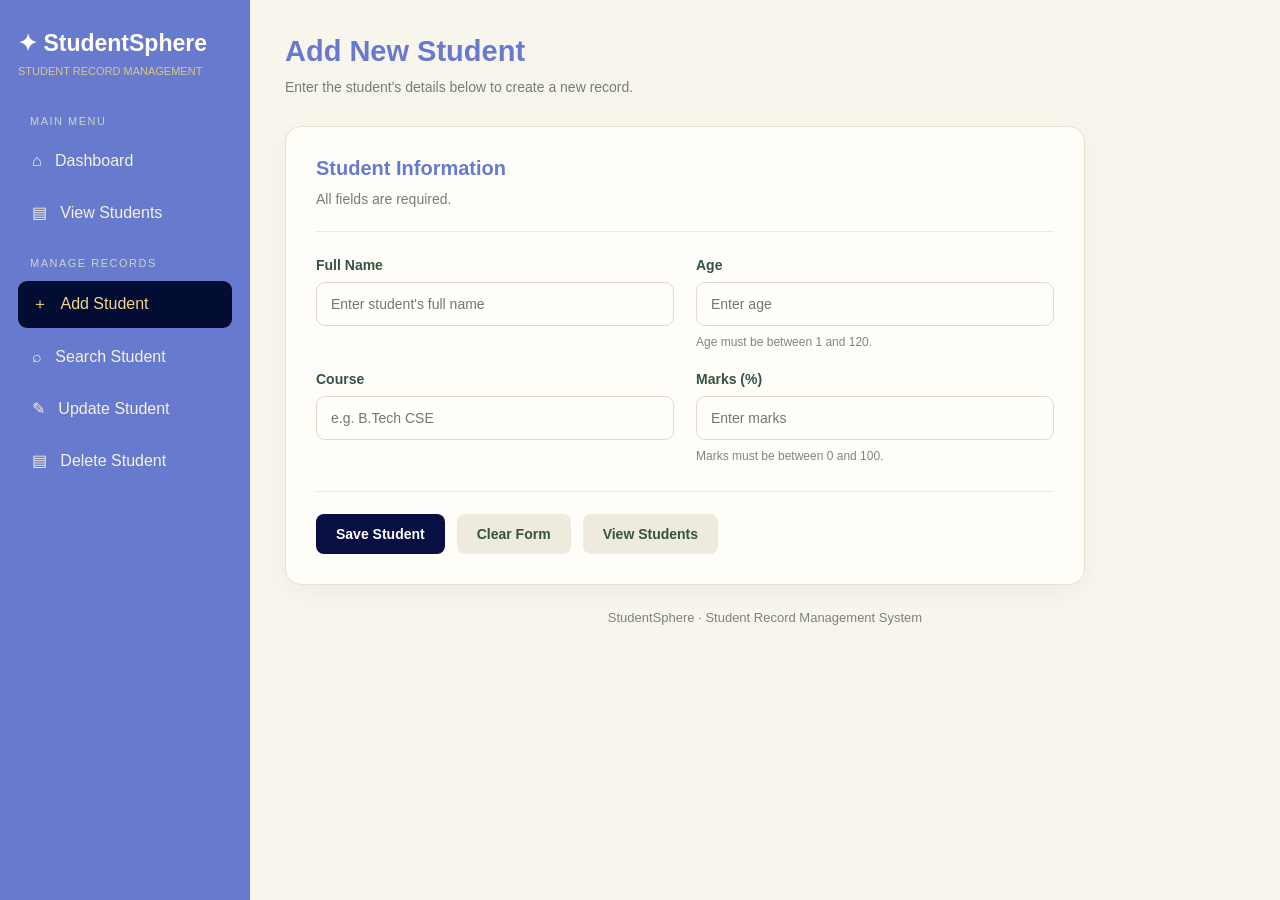
<file: static/add.html>
<!DOCTYPE html>
<html lang="en">
<head>
    <meta charset="UTF-8">
    <meta name="viewport" content="width=device-width, initial-scale=1.0">
    <title>Add Student | StudentSphere</title>

    <style>
        * {
            margin: 0;
            padding: 0;
            box-sizing: border-box;
            font-family: "Segoe UI", Arial, sans-serif;
        }

        body {
            background: #f7f5ec;
            color: #687acd;
        }

        .layout {
            display: flex;
            min-height: 100vh;
        }

        .sidebar {
            width: 250px;
            flex-shrink: 0;
            background: #687acd;
            color: #fffdf4;
            padding: 30px 18px;
        }

        .brand {
            font-size: 23px;
            font-weight: 700;
            margin-bottom: 8px;
        }

        .subtitle {
            color: #d8c68b;
            font-size: 11px;
            margin-bottom: 38px;
        }

        .nav-title {
            color: #c8d5cc;
            font-size: 11px;
            text-transform: uppercase;
            letter-spacing: 1.5px;
            margin: 22px 12px 12px;
        }

        .nav-link {
            display: block;
            text-decoration: none;
            color: #f4f1e5;
            padding: 13px 14px;
            border-radius: 9px;
            margin-bottom: 7px;
        }

        .nav-link:hover,
        .nav-link.active {
            background: #030c32;
            color: #f0d58b;
        }

        .main {
            flex: 1;
            min-width: 0;
            padding: 35px;
        }

        .topbar {
            margin-bottom: 28px;
        }

        h1 {
            font-size: 29px;
            margin-bottom: 8px;
        }

        .muted {
            color: #748075;
            font-size: 14px;
            line-height: 1.6;
        }

        .form-card {
            max-width: 800px;
            background: #fffdf7;
            border: 1px solid #e9e2d0;
            border-radius: 16px;
            padding: 30px;
            box-shadow: 0 8px 25px rgba(29, 58, 39, 0.04);
        }

        .form-heading {
            padding-bottom: 20px;
            border-bottom: 1px solid #eeeadd;
            margin-bottom: 25px;
        }

        .form-heading h2 {
            font-size: 20px;
            margin-bottom: 8px;
        }

        .form-grid {
            display: grid;
            grid-template-columns: repeat(2, minmax(0, 1fr));
            gap: 22px;
        }

        .field {
            display: flex;
            flex-direction: column;
            gap: 9px;
        }

        label {
            font-size: 14px;
            font-weight: 600;
            color: #345441;
        }

        input {
            width: 100%;
            padding: 13px 14px;
            border: 1px solid #dedccf;
            background: #fffefb;
            border-radius: 9px;
            outline: none;
            color: #0b0d67;
            font-size: 14px;
        }

        input:focus {
            border-color: #688c6d;
            box-shadow: 0 0 0 3px rgba(104, 140, 109, 0.12);
        }

        .hint {
            font-size: 12px;
            color: #81877d;
        }

        .form-actions {
            display: flex;
            gap: 12px;
            flex-wrap: wrap;
            margin-top: 28px;
            padding-top: 22px;
            border-top: 1px solid #eeeadd;
        }

        .btn {
            display: inline-block;
            text-decoration: none;
            border: none;
            border-radius: 8px;
            padding: 12px 20px;
            cursor: pointer;
            font-size: 14px;
            font-weight: 600;
        }

        .btn-primary {
            background: #090f43;
            color: white;
        }

        .btn-primary:hover {
            background: #0b022b;
        }

        .btn-secondary {
            background: #eeeadd;
            color: #345441;
        }

        .btn:disabled {
            opacity: 0.65;
            cursor: not-allowed;
        }

        .message {
            display: none;
            padding: 14px 16px;
            margin-top: 20px;
            border-radius: 9px;
            font-size: 14px;
            line-height: 1.5;
        }

        .success {
            display: block;
            background: #e8f3e6;
            color: #285b37;
        }

        .error {
            display: block;
            background: #f9e8e3;
            color: #9e382d;
        }

        .footer {
            text-align: center;
            padding: 25px 10px;
            color: #7c8478;
            font-size: 13px;
        }

        @media (max-width: 700px) {
            .layout {
                flex-direction: column;
            }

            .sidebar {
                width: 100%;
                padding: 20px;
            }

            .subtitle {
                margin-bottom: 18px;
            }

            .main {
                padding: 22px 14px;
            }

            .form-card {
                padding: 20px;
            }

            .form-grid {
                grid-template-columns: 1fr;
            }

            h1 {
                font-size: 25px;
            }
        }
    </style>
</head>

<body>
<div class="layout">

    <aside class="sidebar">
        <div class="brand">✦ StudentSphere</div>
        <div class="subtitle">STUDENT RECORD MANAGEMENT</div>

        <div class="nav-title">Main Menu</div>
        <a class="nav-link" href="/">⌂ &nbsp; Dashboard</a>
        <a class="nav-link" href="/view">▤ &nbsp; View Students</a>

        <div class="nav-title">Manage Records</div>
        <a class="nav-link active" href="/add">＋ &nbsp; Add Student</a>
        <a class="nav-link" href="/search">⌕ &nbsp; Search Student</a>
        <a class="nav-link" href="/update">✎ &nbsp; Update Student</a>
        <a class="nav-link" href="/delete">▤ &nbsp; Delete Student</a>
    </aside>

    <main class="main">

        <header class="topbar">
            <h1>Add New Student</h1>
            <p class="muted">
                Enter the student's details below to create a new record.
            </p>
        </header>

        <section class="form-card">
            <div class="form-heading">
                <h2>Student Information</h2>
                <p class="muted">All fields are required.</p>
            </div>

            <form id="studentForm">
                <div class="form-grid">

                    <div class="field">
                        <label for="name">Full Name</label>
                        <input
                            type="text"
                            id="name"
                            name="name"
                            placeholder="Enter student's full name"
                            maxlength="100"
                            required
                        >
                    </div>

                    <div class="field">
                        <label for="age">Age</label>
                        <input
                            type="number"
                            id="age"
                            name="age"
                            placeholder="Enter age"
                            min="1"
                            max="120"
                            required
                        >
                        <span class="hint">Age must be between 1 and 120.</span>
                    </div>

                    <div class="field">
                        <label for="course">Course</label>
                        <input
                            type="text"
                            id="course"
                            name="course"
                            placeholder="e.g. B.Tech CSE"
                            maxlength="100"
                            required
                        >
                    </div>

                    <div class="field">
                        <label for="marks">Marks (%)</label>
                        <input
                            type="number"
                            id="marks"
                            name="marks"
                            placeholder="Enter marks"
                            min="0"
                            max="100"
                            step="0.01"
                            required
                        >
                        <span class="hint">Marks must be between 0 and 100.</span>
                    </div>

                </div>

                <div id="message" class="message" role="status"></div>

                <div class="form-actions">
                    <button type="submit" class="btn btn-primary" id="submitBtn">
                        Save Student
                    </button>

                    <button type="reset" class="btn btn-secondary">
                        Clear Form
                    </button>

                    <a href="/view" class="btn btn-secondary">
                        View Students
                    </a>
                </div>
            </form>
        </section>

        <footer class="footer">
            StudentSphere · Student Record Management System
        </footer>

    </main>
</div>

<script>
    const form = document.getElementById("studentForm");
    const message = document.getElementById("message");
    const submitBtn = document.getElementById("submitBtn");

    function showMessage(text, type) {
        message.textContent = text;
        message.className = "message " + type;
    }

    form.addEventListener("submit", async function(event) {
        event.preventDefault();

        const student = {
            name: document.getElementById("name").value.trim(),
            age: Number(document.getElementById("age").value),
            course: document.getElementById("course").value.trim(),
            marks: Number(document.getElementById("marks").value)
        };

        if (!student.name || !student.course) {
            showMessage("Please fill in all fields.", "error");
            return;
        }

        if (student.age < 1 || student.age > 120) {
            showMessage("Age must be between 1 and 120.", "error");
            return;
        }

        if (student.marks < 0 || student.marks > 100) {
            showMessage("Marks must be between 0 and 100.", "error");
            return;
        }

        submitBtn.disabled = true;
        submitBtn.textContent = "Saving...";

        try {
            const response = await fetch("/students", {
                method: "POST",
                headers: {
                    "Content-Type": "application/json"
                },
                body: JSON.stringify(student)
            });

            const result = await response.json();

            if (!response.ok) {
                const detail = result.detail;
                throw new Error(
                    typeof detail === "string"
                        ? detail
                        : "Unable to save student. Please check the entered details."
                );
            }

            showMessage(
                "Student added successfully! Student ID: " + result.id,
                "success"
            );

            form.reset();

        } catch (error) {
            showMessage(error.message, "error");
        } finally {
            submitBtn.disabled = false;
            submitBtn.textContent = "Save Student";
        }
    });

    form.addEventListener("reset", function() {
        message.textContent = "";
        message.className = "message";
    });
</script>

</body>
</html>
</file>
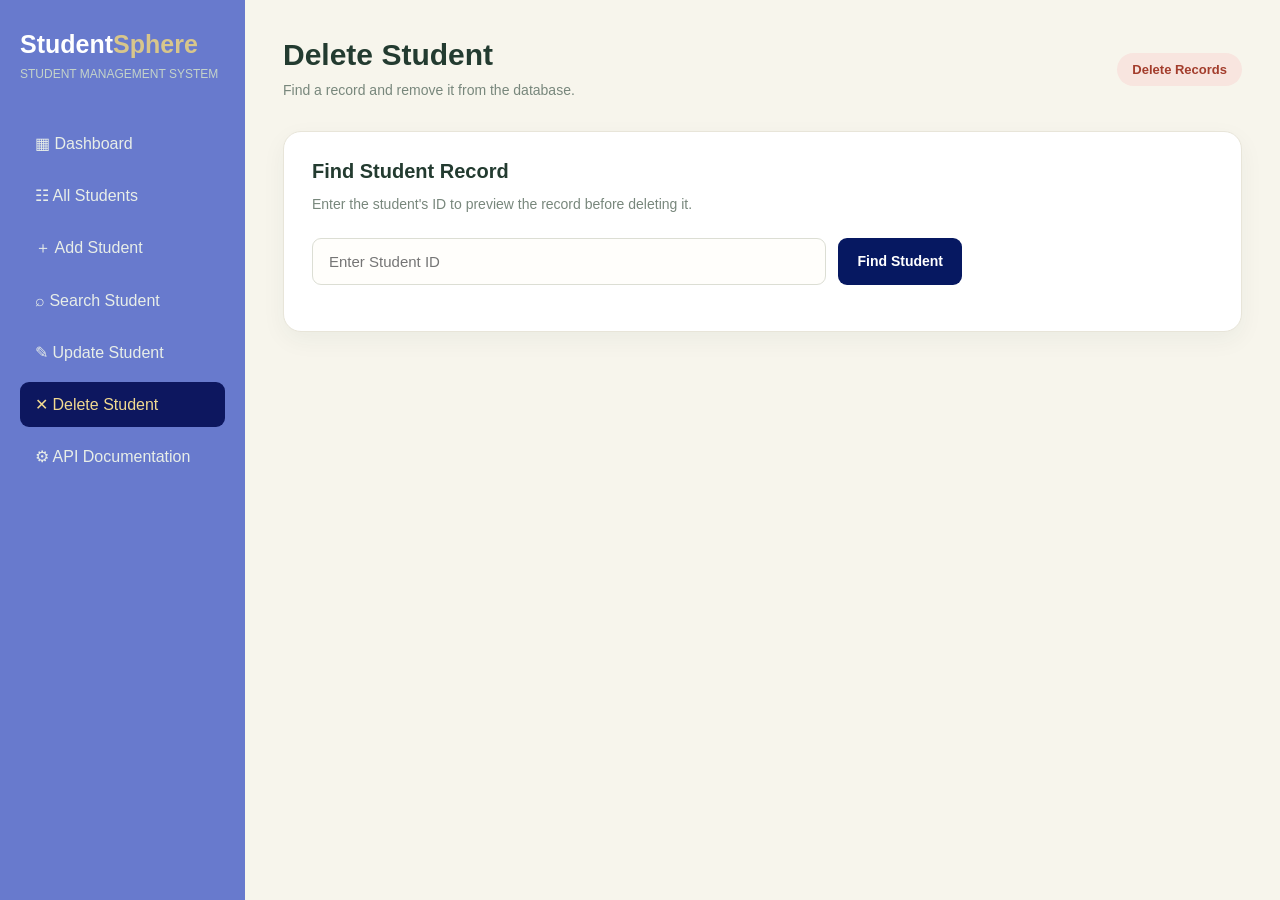
<file: static/delete.html>
<!DOCTYPE html>
<html lang="en">
<head>
    <meta charset="UTF-8">
    <meta name="viewport" content="width=device-width, initial-scale=1.0">
    <title>Delete Student | StudentSphere</title>

    <style>
        * {
            margin: 0;
            padding: 0;
            box-sizing: border-box;
            font-family: "Segoe UI", Arial, sans-serif;
        }

        body {
            background: #f7f5ec;
            color: #233b30;
            min-height: 100vh;
        }

        .sidebar {
            position: fixed;
            width: 245px;
            height: 100vh;
            background: #687acd;
            color: white;
            padding: 30px 20px;
        }

        .brand {
            font-size: 25px;
            font-weight: 700;
            margin-bottom: 8px;
        }

        .brand span {
            color: #d8c68b;
        }

        .subtitle {
            color: #c4d3c9;
            font-size: 12px;
            margin-bottom: 40px;
        }

        .nav-link {
            display: block;
            color: #e8eee8;
            text-decoration: none;
            padding: 13px 15px;
            margin: 7px 0;
            border-radius: 9px;
            transition: 0.2s;
        }

        .nav-link:hover,
        .nav-link.active {
            background: #0d175f;
            color: #f1d990;
        }

        main {
            margin-left: 245px;
            padding: 38px;
        }

        .topbar {
            display: flex;
            justify-content: space-between;
            align-items: center;
            flex-wrap: wrap;
            gap: 15px;
            margin-bottom: 30px;
        }

        h1 {
            font-size: 30px;
            margin-bottom: 7px;
        }

        h2 {
            font-size: 20px;
            margin-bottom: 10px;
        }

        .muted {
            color: #78877c;
            font-size: 14px;
            line-height: 1.6;
        }

        .badge {
            background: #f8e5df;
            color: #a33d2c;
            border-radius: 20px;
            padding: 9px 15px;
            font-size: 13px;
            font-weight: 600;
        }

        .card {
            background: white;
            border: 1px solid #e8e5d9;
            border-radius: 18px;
            padding: 28px;
            box-shadow: 0 8px 25px rgba(23, 63, 50, 0.05);
            margin-bottom: 25px;
        }

        .search-row {
            display: flex;
            gap: 12px;
            margin-top: 22px;
            max-width: 650px;
        }

        input {
            flex: 1;
            min-width: 0;
            padding: 14px 16px;
            border: 1px solid #dcded4;
            border-radius: 9px;
            font-size: 15px;
            outline: none;
            background: #fffefb;
        }

        input:focus {
            border-color: #315b49;
            box-shadow: 0 0 0 3px rgba(49, 91, 73, 0.1);
        }

        button,
        .action {
            border: none;
            border-radius: 9px;
            padding: 13px 19px;
            cursor: pointer;
            font-size: 14px;
            font-weight: 600;
            text-decoration: none;
            display: inline-block;
            text-align: center;
        }

        button:disabled {
            opacity: 0.6;
            cursor: not-allowed;
        }

        .primary {
            background: #061861;
            color: white;
        }

        .primary:hover {
            background: #3a38dc;
        }

        .danger {
            background: #b74735;
            color: white;
        }

        .danger:hover {
            background: #963726;
        }

        .secondary {
            background: #e8e0c2;
            color: #1c173f;
        }

        .message {
            margin-top: 18px;
            font-size: 14px;
            line-height: 1.6;
            overflow-wrap: anywhere;
        }

        .success {
            color: #28744b;
        }

        .error {
            color: #b33c2d;
        }

        .warning {
            background: #fff6e5;
            border: 1px solid #f0d8a1;
            border-radius: 12px;
            padding: 17px;
            margin: 22px 0;
            color: #795b1b;
            font-size: 14px;
            line-height: 1.6;
        }

        .result {
            display: none;
        }

        .details {
            display: grid;
            grid-template-columns: repeat(2, minmax(0, 1fr));
            gap: 15px;
            margin-top: 22px;
        }

        .detail-box {
            padding: 18px;
            background: #f8f7f1;
            border-radius: 12px;
            border: 1px solid #eeece3;
        }

        .detail-label {
            color: #78877c;
            font-size: 12px;
            margin-bottom: 9px;
            text-transform: uppercase;
            letter-spacing: 0.5px;
        }

        .detail-value {
            font-size: 18px;
            font-weight: 650;
            overflow-wrap: anywhere;
        }

        .actions {
            display: flex;
            gap: 12px;
            flex-wrap: wrap;
            margin-top: 24px;
        }

        @media (max-width: 800px) {
            .sidebar {
                position: relative;
                width: 100%;
                height: auto;
                padding: 20px;
            }

            .subtitle {
                margin-bottom: 15px;
            }

            .nav-link {
                display: inline-block;
                padding: 10px;
                margin: 3px;
                font-size: 13px;
            }

            main {
                margin-left: 0;
                padding: 22px;
            }

            .search-row {
                flex-direction: column;
            }

            .details {
                grid-template-columns: 1fr;
            }
        }
    </style>
</head>

<body>

    <aside class="sidebar">
        <div class="brand">Student<span>Sphere</span></div>
        <p class="subtitle">STUDENT MANAGEMENT SYSTEM</p>

        <nav>
            <a href="/" class="nav-link">▦ Dashboard</a>
            <a href="/view" class="nav-link">☷ All Students</a>
            <a href="/add" class="nav-link">＋ Add Student</a>
            <a href="/search" class="nav-link">⌕ Search Student</a>
            <a href="/update" class="nav-link">✎ Update Student</a>
            <a href="/delete" class="nav-link active">✕ Delete Student</a>
            <a href="/docs" class="nav-link">⚙ API Documentation</a>
        </nav>
    </aside>

    <main>
        <header class="topbar">
            <div>
                <h1>Delete Student</h1>
                <p class="muted">Find a record and remove it from the database.</p>
            </div>
            <span class="badge">Delete Records</span>
        </header>

        <section class="card">
            <h2>Find Student Record</h2>
            <p class="muted">
                Enter the student's ID to preview the record before deleting it.
            </p>

            <form class="search-row" id="searchForm">
                <input
                    type="number"
                    id="studentId"
                    placeholder="Enter Student ID"
                    min="1"
                    step="1"
                    required
                >
                <button type="submit" class="primary" id="searchButton">
                    Find Student
                </button>
            </form>

            <p id="searchMessage" class="message" role="status"></p>
        </section>

        <section class="card result" id="resultCard">
            <h2>Student Details</h2>
            <p class="muted">Review this information before proceeding.</p>

            <div class="details">
                <div class="detail-box">
                    <div class="detail-label">Student ID</div>
                    <div class="detail-value" id="detailId">—</div>
                </div>

                <div class="detail-box">
                    <div class="detail-label">Full Name</div>
                    <div class="detail-value" id="detailName">—</div>
                </div>

                <div class="detail-box">
                    <div class="detail-label">Age</div>
                    <div class="detail-value" id="detailAge">—</div>
                </div>

                <div class="detail-box">
                    <div class="detail-label">Course</div>
                    <div class="detail-value" id="detailCourse">—</div>
                </div>

                <div class="detail-box">
                    <div class="detail-label">Marks</div>
                    <div class="detail-value" id="detailMarks">—</div>
                </div>
            </div>

            <div class="warning">
                <strong>Warning:</strong> Deleting a student is permanent.
                This action removes the record from your database.
                Please verify the student ID before continuing.
            </div>

            <div class="actions">
                <button type="button" class="danger" id="deleteButton">
                    Delete Student
                </button>

                <button type="button" class="secondary" id="cancelButton">
                    Cancel
                </button>

                <a href="/view" class="action secondary">
                    View All Students
                </a>
            </div>

            <p id="deleteMessage" class="message" role="status"></p>
        </section>
    </main>

    <script>
        const searchForm = document.getElementById("searchForm");
        const studentIdInput = document.getElementById("studentId");
        const searchMessage = document.getElementById("searchMessage");
        const deleteMessage = document.getElementById("deleteMessage");
        const resultCard = document.getElementById("resultCard");
        const searchButton = document.getElementById("searchButton");
        const deleteButton = document.getElementById("deleteButton");

        let selectedStudent = null;

        function showMessage(element, text, type) {
            element.textContent = text;
            element.className = `message ${type}`;
        }

        async function findStudent(id) {
            selectedStudent = null;
            resultCard.style.display = "none";

            showMessage(searchMessage, "", "");
            showMessage(deleteMessage, "", "");

            searchButton.disabled = true;
            searchButton.textContent = "Searching...";

            try {
                const response = await fetch(`/students/${id}`);
                const data = await response.json();

                if (!response.ok) {
                    throw new Error(data.detail || "Student not found.");
                }

                selectedStudent = data;

                document.getElementById("detailId").textContent = data.id;
                document.getElementById("detailName").textContent = data.name;
                document.getElementById("detailAge").textContent = data.age;
                document.getElementById("detailCourse").textContent = data.course;
                document.getElementById("detailMarks").textContent =
                    `${Number(data.marks).toFixed(2)} / 100`;

                resultCard.style.display = "block";

                showMessage(
                    searchMessage,
                    "Student record found. Review the details below.",
                    "success"
                );
            } catch (error) {
                showMessage(searchMessage, error.message, "error");
            } finally {
                searchButton.disabled = false;
                searchButton.textContent = "Find Student";
            }
        }

        searchForm.addEventListener("submit", async function(event) {
            event.preventDefault();

            const id = Number(studentIdInput.value);

            if (!Number.isInteger(id) || id <= 0) {
                showMessage(searchMessage, "Enter a valid positive student ID.", "error");
                return;
            }

            await findStudent(id);
        });

        deleteButton.addEventListener("click", async function() {
            if (!selectedStudent) {
                showMessage(deleteMessage, "Find a student first.", "error");
                return;
            }

            const confirmed = window.confirm(
                `Are you sure you want to permanently delete ${selectedStudent.name} (ID: ${selectedStudent.id})?`
            );

            if (!confirmed) {
                return;
            }

            deleteButton.disabled = true;
            deleteButton.textContent = "Deleting...";

            try {
                const response = await fetch(`/students/${selectedStudent.id}`, {
                    method: "DELETE"
                });

                const data = await response.json();

                if (!response.ok) {
                    throw new Error(data.detail || "Unable to delete student.");
                }

                const deletedId = selectedStudent.id;
                selectedStudent = null;
                resultCard.style.display = "none";
                studentIdInput.value = "";

                showMessage(
                    searchMessage,
                    `Student ID ${deletedId} was deleted successfully.`,
                    "success"
                );
            } catch (error) {
                showMessage(deleteMessage, error.message, "error");
            } finally {
                deleteButton.disabled = false;
                deleteButton.textContent = "Delete Student";
            }
        });

        document.getElementById("cancelButton").addEventListener("click", function() {
            selectedStudent = null;
            resultCard.style.display = "none";
            studentIdInput.value = "";
            showMessage(searchMessage, "Deletion cancelled.", "");
            showMessage(deleteMessage, "", "");
        });

        // Supports links such as /delete?id=5
        const params = new URLSearchParams(window.location.search);
        const initialId = params.get("id");

        if (initialId && /^\d+$/.test(initialId) && Number(initialId) > 0) {
            studentIdInput.value = initialId;
            findStudent(Number(initialId));
        }
    </script>

</body>
</html>
</file>
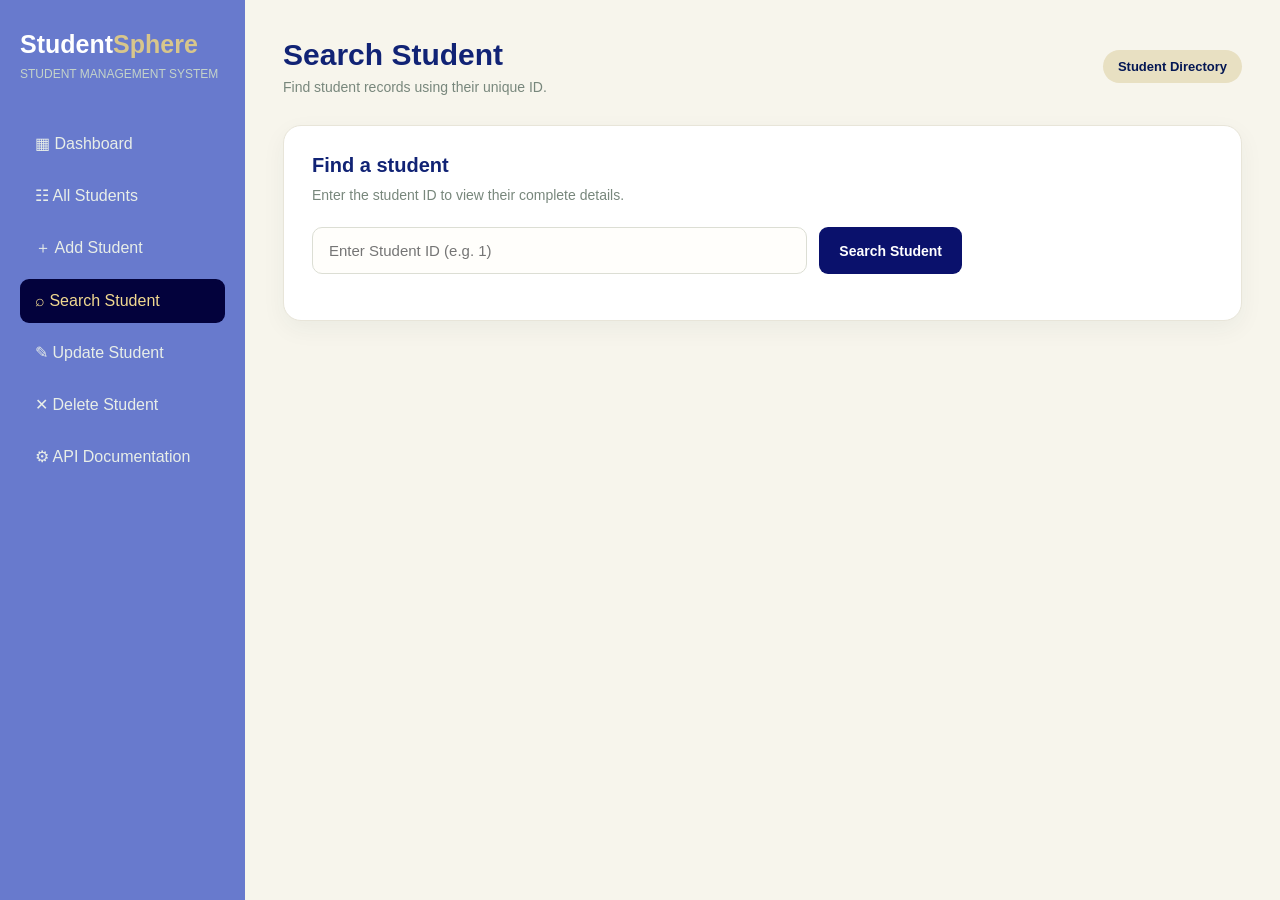
<file: static/search.html>
<!DOCTYPE html>
<html lang="en">
<head>
    <meta charset="UTF-8">
    <meta name="viewport" content="width=device-width, initial-scale=1.0">
    <title>Search Student | StudentSphere</title>

    <style>
        * {
            margin: 0;
            padding: 0;
            box-sizing: border-box;
            font-family: "Segoe UI", Arial, sans-serif;
        }

        body {
            background: #f7f5ec;
            color: #112375;
            min-height: 100vh;
        }

        .sidebar {
            position: fixed;
            width: 245px;
            height: 100vh;
            background: #687acd;
            color: white;
            padding: 30px 20px;
        }

        .brand {
            font-size: 25px;
            font-weight: 700;
            margin-bottom: 8px;
        }

        .brand span {
            color: #d8c68b;
        }

        .subtitle {
            color: #c4d3c9;
            font-size: 12px;
            margin-bottom: 40px;
        }

        .nav-link {
            display: block;
            color: #e8eee8;
            text-decoration: none;
            padding: 13px 15px;
            margin: 7px 0;
            border-radius: 9px;
            transition: 0.2s;
        }

        .nav-link:hover,
        .nav-link.active {
            background: #03023c;
            color: #f1d990;
        }

        main {
            margin-left: 245px;
            padding: 38px;
        }

        .topbar {
            display: flex;
            justify-content: space-between;
            align-items: center;
            gap: 15px;
            margin-bottom: 30px;
            flex-wrap: wrap;
        }

        h1 {
            font-size: 30px;
            margin-bottom: 7px;
        }

        .muted {
            color: #78877c;
            font-size: 14px;
        }

        .badge {
            background: #e8e0c2;
            color: #041754;
            border-radius: 20px;
            padding: 9px 15px;
            font-size: 13px;
            font-weight: 600;
        }

        .card {
            background: white;
            border: 1px solid #e8e5d9;
            border-radius: 18px;
            padding: 28px;
            box-shadow: 0 8px 25px rgba(23, 63, 50, 0.05);
            margin-bottom: 25px;
        }

        h2 {
            font-size: 20px;
            margin-bottom: 10px;
        }

        .search-form {
            display: flex;
            gap: 12px;
            margin-top: 24px;
            max-width: 650px;
        }

        input {
            flex: 1;
            min-width: 0;
            padding: 14px 16px;
            border: 1px solid #dcded4;
            border-radius: 10px;
            font-size: 15px;
            outline: none;
            background: #fffefb;
        }

        input:focus {
            border-color: #315b49;
            box-shadow: 0 0 0 3px rgba(49, 91, 73, 0.1);
        }

        button,
        .action {
            border: none;
            border-radius: 9px;
            padding: 13px 20px;
            cursor: pointer;
            font-size: 14px;
            font-weight: 600;
            text-decoration: none;
            display: inline-block;
            text-align: center;
        }

        .primary {
            background: #0a116c;
            color: white;
        }

        .primary:hover {
            background: #3864b6;
        }

        .gold {
            background: #e8d99e;
            color: #173f32;
        }

        .danger {
            background: #f8e5df;
            color: #a33d2c;
        }

        .message {
            margin-top: 18px;
            font-size: 14px;
            line-height: 1.6;
            overflow-wrap: anywhere;
        }

        .error {
            color: #b33c2d;
        }

        .success {
            color: #28744b;
        }

        .result {
            display: none;
        }

        .result-header {
            display: flex;
            align-items: center;
            justify-content: space-between;
            gap: 12px;
            flex-wrap: wrap;
            margin-bottom: 24px;
        }

        .student-icon {
            width: 52px;
            height: 52px;
            border-radius: 14px;
            background: #e8e0c2;
            color: #173f32;
            display: grid;
            place-items: center;
            font-size: 22px;
            font-weight: 700;
        }

        .student-heading {
            display: flex;
            align-items: center;
            gap: 14px;
        }

        .details {
            display: grid;
            grid-template-columns: repeat(2, minmax(0, 1fr));
            gap: 15px;
        }

        .detail-box {
            padding: 18px;
            background: #f8f7f1;
            border-radius: 12px;
            border: 1px solid #eeece3;
        }

        .detail-label {
            color: #78877c;
            font-size: 12px;
            margin-bottom: 9px;
            text-transform: uppercase;
            letter-spacing: 0.5px;
        }

        .detail-value {
            font-size: 19px;
            font-weight: 650;
            overflow-wrap: anywhere;
        }

        .actions {
            display: flex;
            gap: 12px;
            flex-wrap: wrap;
            margin-top: 24px;
        }

        @media (max-width: 800px) {
            .sidebar {
                position: relative;
                width: 100%;
                height: auto;
                padding: 20px;
            }

            .subtitle {
                margin-bottom: 15px;
            }

            .nav-link {
                display: inline-block;
                padding: 10px;
                margin: 3px;
                font-size: 13px;
            }

            main {
                margin-left: 0;
                padding: 22px;
            }

            .search-form {
                flex-direction: column;
            }

            .details {
                grid-template-columns: 1fr;
            }
        }
    </style>
</head>

<body>

    <aside class="sidebar">
        <div class="brand">Student<span>Sphere</span></div>
        <p class="subtitle">STUDENT MANAGEMENT SYSTEM</p>

        <nav>
            <a href="/" class="nav-link">▦ Dashboard</a>
            <a href="/view" class="nav-link">☷ All Students</a>
            <a href="/add" class="nav-link">＋ Add Student</a>
            <a href="/search" class="nav-link active">⌕ Search Student</a>
            <a href="/update" class="nav-link">✎ Update Student</a>
            <a href="/delete" class="nav-link">✕ Delete Student</a>
            <a href="/docs" class="nav-link">⚙ API Documentation</a>
        </nav>
    </aside>

    <main>
        <header class="topbar">
            <div>
                <h1>Search Student</h1>
                <p class="muted">Find student records using their unique ID.</p>
            </div>
            <span class="badge">Student Directory</span>
        </header>

        <section class="card">
            <h2>Find a student</h2>
            <p class="muted">Enter the student ID to view their complete details.</p>

            <form class="search-form" id="searchForm">
                <input
                    type="number"
                    id="studentId"
                    placeholder="Enter Student ID (e.g. 1)"
                    min="1"
                    step="1"
                    required
                >
                <button type="submit" class="primary" id="searchButton">
                    Search Student
                </button>
            </form>

            <p id="message" class="message" role="status"></p>
        </section>

        <section class="card result" id="resultCard">
            <div class="result-header">
                <div class="student-heading">
                    <div class="student-icon">S</div>
                    <div>
                        <h2 id="studentName">Student Name</h2>
                        <p class="muted" id="studentSubtitle">Student details</p>
                    </div>
                </div>
                <span class="badge" id="studentBadge">Student Record</span>
            </div>

            <div class="details">
                <div class="detail-box">
                    <div class="detail-label">Student ID</div>
                    <div class="detail-value" id="detailId">—</div>
                </div>

                <div class="detail-box">
                    <div class="detail-label">Full Name</div>
                    <div class="detail-value" id="detailName">—</div>
                </div>

                <div class="detail-box">
                    <div class="detail-label">Age</div>
                    <div class="detail-value" id="detailAge">—</div>
                </div>

                <div class="detail-box">
                    <div class="detail-label">Course</div>
                    <div class="detail-value" id="detailCourse">—</div>
                </div>

                <div class="detail-box">
                    <div class="detail-label">Marks</div>
                    <div class="detail-value" id="detailMarks">—</div>
                </div>
            </div>

            <div class="actions">
                <a href="/update" class="action primary" id="updateLink">
                    ✎ Update Details
                </a>

                <a href="/delete" class="action danger" id="deleteLink">
                    ✕ Delete Student
                </a>

                <a href="/view" class="action gold">
                    View All Students
                </a>
            </div>
        </section>
    </main>

    <script>
        const searchForm = document.getElementById("searchForm");
        const studentIdInput = document.getElementById("studentId");
        const message = document.getElementById("message");
        const resultCard = document.getElementById("resultCard");
        const searchButton = document.getElementById("searchButton");

        async function searchStudent(id) {
            message.textContent = "";
            message.className = "message";
            resultCard.style.display = "none";
            searchButton.disabled = true;
            searchButton.textContent = "Searching...";

            try {
                const response = await fetch(`/students/${id}`);
                const data = await response.json();

                if (!response.ok) {
                    throw new Error(data.detail || "Unable to find student.");
                }

                document.getElementById("studentName").textContent = data.name;
                document.getElementById("studentSubtitle").textContent =
                    `Record found for student ID ${data.id}`;

                document.getElementById("detailId").textContent = data.id;
                document.getElementById("detailName").textContent = data.name;
                document.getElementById("detailAge").textContent = data.age;
                document.getElementById("detailCourse").textContent = data.course;
                document.getElementById("detailMarks").textContent =
                    `${Number(data.marks).toFixed(2)} / 100`;

                document.getElementById("updateLink").href =
                    `/update?id=${encodeURIComponent(data.id)}`;

                document.getElementById("deleteLink").href =
                    `/delete?id=${encodeURIComponent(data.id)}`;

                resultCard.style.display = "block";
                message.textContent = "Student record found successfully.";
                message.className = "message success";

            } catch (error) {
                message.textContent = error.message;
                message.className = "message error";
            } finally {
                searchButton.disabled = false;
                searchButton.textContent = "Search Student";
            }
        }

        searchForm.addEventListener("submit", function(event) {
            event.preventDefault();

            const id = Number(studentIdInput.value);

            if (!Number.isInteger(id) || id <= 0) {
                message.textContent = "Please enter a valid positive student ID.";
                message.className = "message error";
                resultCard.style.display = "none";
                return;
            }

            searchStudent(id);
        });

        // Automatically search when the page opens with /search?id=1
        const params = new URLSearchParams(window.location.search);
        const existingId = params.get("id");

        if (existingId && /^\d+$/.test(existingId) && Number(existingId) > 0) {
            studentIdInput.value = existingId;
            searchStudent(Number(existingId));
        }
    </script>

</body>
</html>
</file>
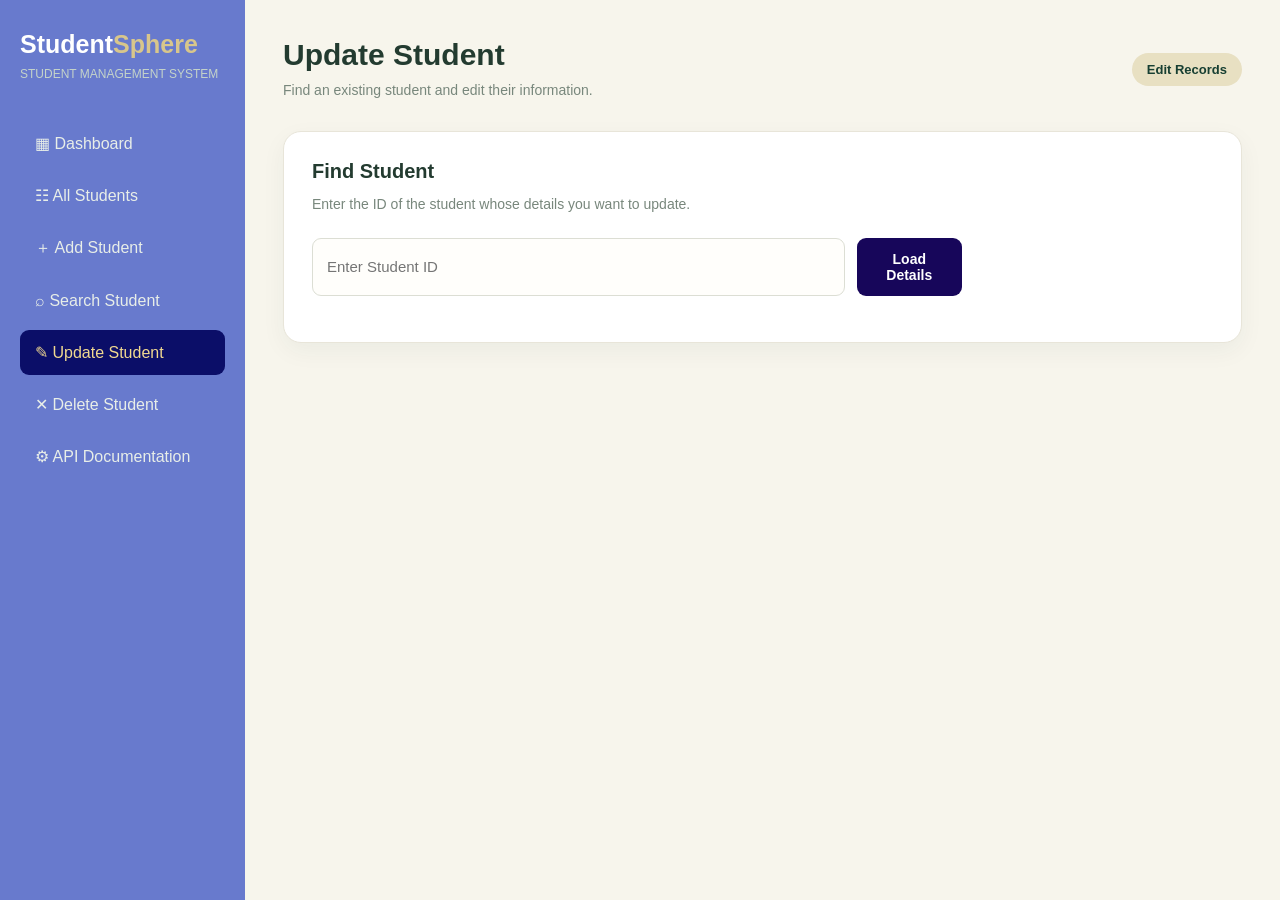
<file: static/update.html>
<!DOCTYPE html>
<html lang="en">
<head>
    <meta charset="UTF-8">
    <meta name="viewport" content="width=device-width, initial-scale=1.0">
    <title>Update Student | StudentSphere</title>

    <style>
        * {
            margin: 0;
            padding: 0;
            box-sizing: border-box;
            font-family: "Segoe UI", Arial, sans-serif;
        }

        body {
            background: #f7f5ec;
            color: #233b30;
            min-height: 100vh;
        }

        .sidebar {
            position: fixed;
            width: 245px;
            height: 100vh;
            background: #687acd;
            color: white;
            padding: 30px 20px;
        }

        .brand {
            font-size: 25px;
            font-weight: 700;
            margin-bottom: 8px;
        }

        .brand span {
            color: #d8c68b;
        }

        .subtitle {
            color: #c4d3c9;
            font-size: 12px;
            margin-bottom: 40px;
        }

        .nav-link {
            display: block;
            color: #e8eee8;
            text-decoration: none;
            padding: 13px 15px;
            margin: 7px 0;
            border-radius: 9px;
            transition: 0.2s;
        }

        .nav-link:hover,
        .nav-link.active {
            background: #0b0e68;
            color: #f1d990;
        }

        main {
            margin-left: 245px;
            padding: 38px;
        }

        .topbar {
            display: flex;
            justify-content: space-between;
            align-items: center;
            flex-wrap: wrap;
            gap: 15px;
            margin-bottom: 30px;
        }

        h1 {
            font-size: 30px;
            margin-bottom: 7px;
        }

        h2 {
            font-size: 20px;
            margin-bottom: 10px;
        }

        .muted {
            color: #78877c;
            font-size: 14px;
            line-height: 1.6;
        }

        .badge {
            background: #e8e0c2;
            color: #173f32;
            border-radius: 20px;
            padding: 9px 15px;
            font-size: 13px;
            font-weight: 600;
        }

        .card {
            background: white;
            border: 1px solid #e8e5d9;
            border-radius: 18px;
            padding: 28px;
            box-shadow: 0 8px 25px rgba(23, 63, 50, 0.05);
            margin-bottom: 25px;
        }

        .search-row {
            display: flex;
            gap: 12px;
            margin-top: 22px;
            max-width: 650px;
        }

        input {
            width: 100%;
            padding: 13px 14px;
            border: 1px solid #dcded4;
            border-radius: 9px;
            font-size: 15px;
            outline: none;
            background: #fffefb;
        }

        input:focus {
            border-color: #315b49;
            box-shadow: 0 0 0 3px rgba(49, 91, 73, 0.1);
        }

        label {
            display: block;
            font-size: 13px;
            font-weight: 600;
            margin-bottom: 9px;
            color: #405448;
        }

        .form-grid {
            display: grid;
            grid-template-columns: repeat(2, minmax(0, 1fr));
            gap: 22px;
            margin-top: 25px;
        }

        .field {
            min-width: 0;
        }

        button,
        .action {
            border: none;
            border-radius: 9px;
            padding: 13px 19px;
            cursor: pointer;
            font-size: 14px;
            font-weight: 600;
            text-decoration: none;
            display: inline-block;
            text-align: center;
        }

        button:disabled {
            opacity: 0.6;
            cursor: not-allowed;
        }

        .primary {
            background: #17065a;
            color: white;
        }

        .primary:hover {
            background: #4453ca;
        }

        .gold {
            background: #e8d99e;
            color: #173f32;
        }

        .message {
            margin-top: 18px;
            font-size: 14px;
            line-height: 1.6;
            overflow-wrap: anywhere;
        }

        .success {
            color: #28744b;
        }

        .error {
            color: #b33c2d;
        }

        .form-actions {
            display: flex;
            flex-wrap: wrap;
            gap: 12px;
            margin-top: 28px;
        }

        .form-section {
            display: none;
        }

        .note {
            background: #f8f7f1;
            border: 1px solid #eeece3;
            border-radius: 10px;
            padding: 14px;
            margin-top: 18px;
            font-size: 13px;
            color: #657468;
            line-height: 1.6;
        }

        @media (max-width: 800px) {
            .sidebar {
                position: relative;
                width: 100%;
                height: auto;
                padding: 20px;
            }

            .subtitle {
                margin-bottom: 15px;
            }

            .nav-link {
                display: inline-block;
                padding: 10px;
                margin: 3px;
                font-size: 13px;
            }

            main {
                margin-left: 0;
                padding: 22px;
            }

            .search-row {
                flex-direction: column;
            }

            .form-grid {
                grid-template-columns: 1fr;
            }
        }
    </style>
</head>

<body>

    <aside class="sidebar">
        <div class="brand">Student<span>Sphere</span></div>
        <p class="subtitle">STUDENT MANAGEMENT SYSTEM</p>

        <nav>
            <a href="/" class="nav-link">▦ Dashboard</a>
            <a href="/view" class="nav-link">☷ All Students</a>
            <a href="/add" class="nav-link">＋ Add Student</a>
            <a href="/search" class="nav-link">⌕ Search Student</a>
            <a href="/update" class="nav-link active">✎ Update Student</a>
            <a href="/delete" class="nav-link">✕ Delete Student</a>
            <a href="/docs" class="nav-link">⚙ API Documentation</a>
        </nav>
    </aside>

    <main>
        <header class="topbar">
            <div>
                <h1>Update Student</h1>
                <p class="muted">Find an existing student and edit their information.</p>
            </div>
            <span class="badge">Edit Records</span>
        </header>

        <section class="card">
            <h2>Find Student</h2>
            <p class="muted">Enter the ID of the student whose details you want to update.</p>

            <form class="search-row" id="searchForm">
                <input
                    type="number"
                    id="studentId"
                    placeholder="Enter Student ID"
                    min="1"
                    step="1"
                    required
                >
                <button type="submit" class="primary" id="loadButton">
                    Load Details
                </button>
            </form>

            <p id="searchMessage" class="message" role="status"></p>
        </section>

        <section class="card form-section" id="formSection">
            <h2>Edit Student Information</h2>
            <p class="muted" id="recordSubtitle">Update the required fields below.</p>

            <form id="updateForm">
                <div class="form-grid">
                    <div class="field">
                        <label for="name">Full Name</label>
                        <input
                            type="text"
                            id="name"
                            maxlength="100"
                            placeholder="Enter student name"
                            required
                        >
                    </div>

                    <div class="field">
                        <label for="age">Age</label>
                        <input
                            type="number"
                            id="age"
                            min="1"
                            max="120"
                            step="1"
                            placeholder="Enter age"
                            required
                        >
                    </div>

                    <div class="field">
                        <label for="course">Course</label>
                        <input
                            type="text"
                            id="course"
                            maxlength="100"
                            placeholder="Enter course"
                            required
                        >
                    </div>

                    <div class="field">
                        <label for="marks">Marks (out of 100)</label>
                        <input
                            type="number"
                            id="marks"
                            min="0"
                            max="100"
                            step="any"
                            placeholder="Enter marks"
                            required
                        >
                    </div>
                </div>

                <div class="note">
                    Please verify the details before saving. Changes will be
                    stored in your MySQL database.
                </div>

                <div class="form-actions">
                    <button type="submit" class="primary" id="saveButton">
                        Save Changes
                    </button>

                    <button type="button" class="gold" id="resetButton">
                        Reset Form
                    </button>

                    <a href="/view" class="action gold">
                        View All Students
                    </a>
                </div>

                <p id="updateMessage" class="message" role="status"></p>
            </form>
        </section>
    </main>

    <script>
        const studentIdInput = document.getElementById("studentId");
        const searchForm = document.getElementById("searchForm");
        const updateForm = document.getElementById("updateForm");
        const formSection = document.getElementById("formSection");

        const searchMessage = document.getElementById("searchMessage");
        const updateMessage = document.getElementById("updateMessage");

        const loadButton = document.getElementById("loadButton");
        const saveButton = document.getElementById("saveButton");

        let loadedStudentId = null;

        function showMessage(element, text, type) {
            element.textContent = text;
            element.className = `message ${type}`;
        }

        async function loadStudent(id) {
            formSection.style.display = "none";
            loadedStudentId = null;

            showMessage(searchMessage, "", "");
            showMessage(updateMessage, "", "");

            loadButton.disabled = true;
            loadButton.textContent = "Loading...";

            try {
                const response = await fetch(`/students/${id}`);
                const data = await response.json();

                if (!response.ok) {
                    throw new Error(data.detail || "Student not found.");
                }

                studentIdInput.value = data.id;
                document.getElementById("name").value = data.name;
                document.getElementById("age").value = data.age;
                document.getElementById("course").value = data.course;
                document.getElementById("marks").value = data.marks;

                document.getElementById("recordSubtitle").textContent =
                    `Editing student ID: ${data.id}`;

                loadedStudentId = data.id;
                formSection.style.display = "block";

                showMessage(
                    searchMessage,
                    `Student "${data.name}" loaded successfully.`,
                    "success"
                );
            } catch (error) {
                showMessage(searchMessage, error.message, "error");
            } finally {
                loadButton.disabled = false;
                loadButton.textContent = "Load Details";
            }
        }

        searchForm.addEventListener("submit", async function(event) {
            event.preventDefault();

            const id = Number(studentIdInput.value);

            if (!Number.isInteger(id) || id <= 0) {
                showMessage(searchMessage, "Enter a valid student ID.", "error");
                return;
            }

            await loadStudent(id);
        });

        updateForm.addEventListener("submit", async function(event) {
            event.preventDefault();

            if (loadedStudentId === null) {
                showMessage(updateMessage, "Load a student before updating.", "error");
                return;
            }

            const student = {
                name: document.getElementById("name").value.trim(),
                age: Number(document.getElementById("age").value),
                course: document.getElementById("course").value.trim(),
                marks: Number(document.getElementById("marks").value)
            };

            if (!student.name || !student.course) {
                showMessage(updateMessage, "Name and course are required.", "error");
                return;
            }

            if (!Number.isInteger(student.age) || student.age < 1 || student.age > 120) {
                showMessage(updateMessage, "Age must be between 1 and 120.", "error");
                return;
            }

            if (!Number.isFinite(student.marks) || student.marks < 0 || student.marks > 100) {
                showMessage(updateMessage, "Marks must be between 0 and 100.", "error");
                return;
            }

            saveButton.disabled = true;
            saveButton.textContent = "Saving...";

            try {
                const response = await fetch(`/students/${loadedStudentId}`, {
                    method: "PUT",
                    headers: {
                        "Content-Type": "application/json"
                    },
                    body: JSON.stringify(student)
                });

                const data = await response.json();

                if (!response.ok) {
                    throw new Error(data.detail || "Unable to update student.");
                }

                showMessage(
                    updateMessage,
                    `Student ID ${loadedStudentId} updated successfully!`,
                    "success"
                );

                document.getElementById("recordSubtitle").textContent =
                    `Latest details for student ID: ${loadedStudentId}`;
            } catch (error) {
                showMessage(updateMessage, error.message, "error");
            } finally {
                saveButton.disabled = false;
                saveButton.textContent = "Save Changes";
            }
        });

        document.getElementById("resetButton").addEventListener("click", function() {
            if (loadedStudentId !== null) {
                loadStudent(loadedStudentId);
            } else {
                updateForm.reset();
                showMessage(updateMessage, "", "");
            }
        });

        // Supports links such as /update?id=5
        const params = new URLSearchParams(window.location.search);
        const initialId = params.get("id");

        if (initialId && /^\d+$/.test(initialId) && Number(initialId) > 0) {
            studentIdInput.value = initialId;
            loadStudent(Number(initialId));
        }
    </script>

</body>
</html>
</file>
